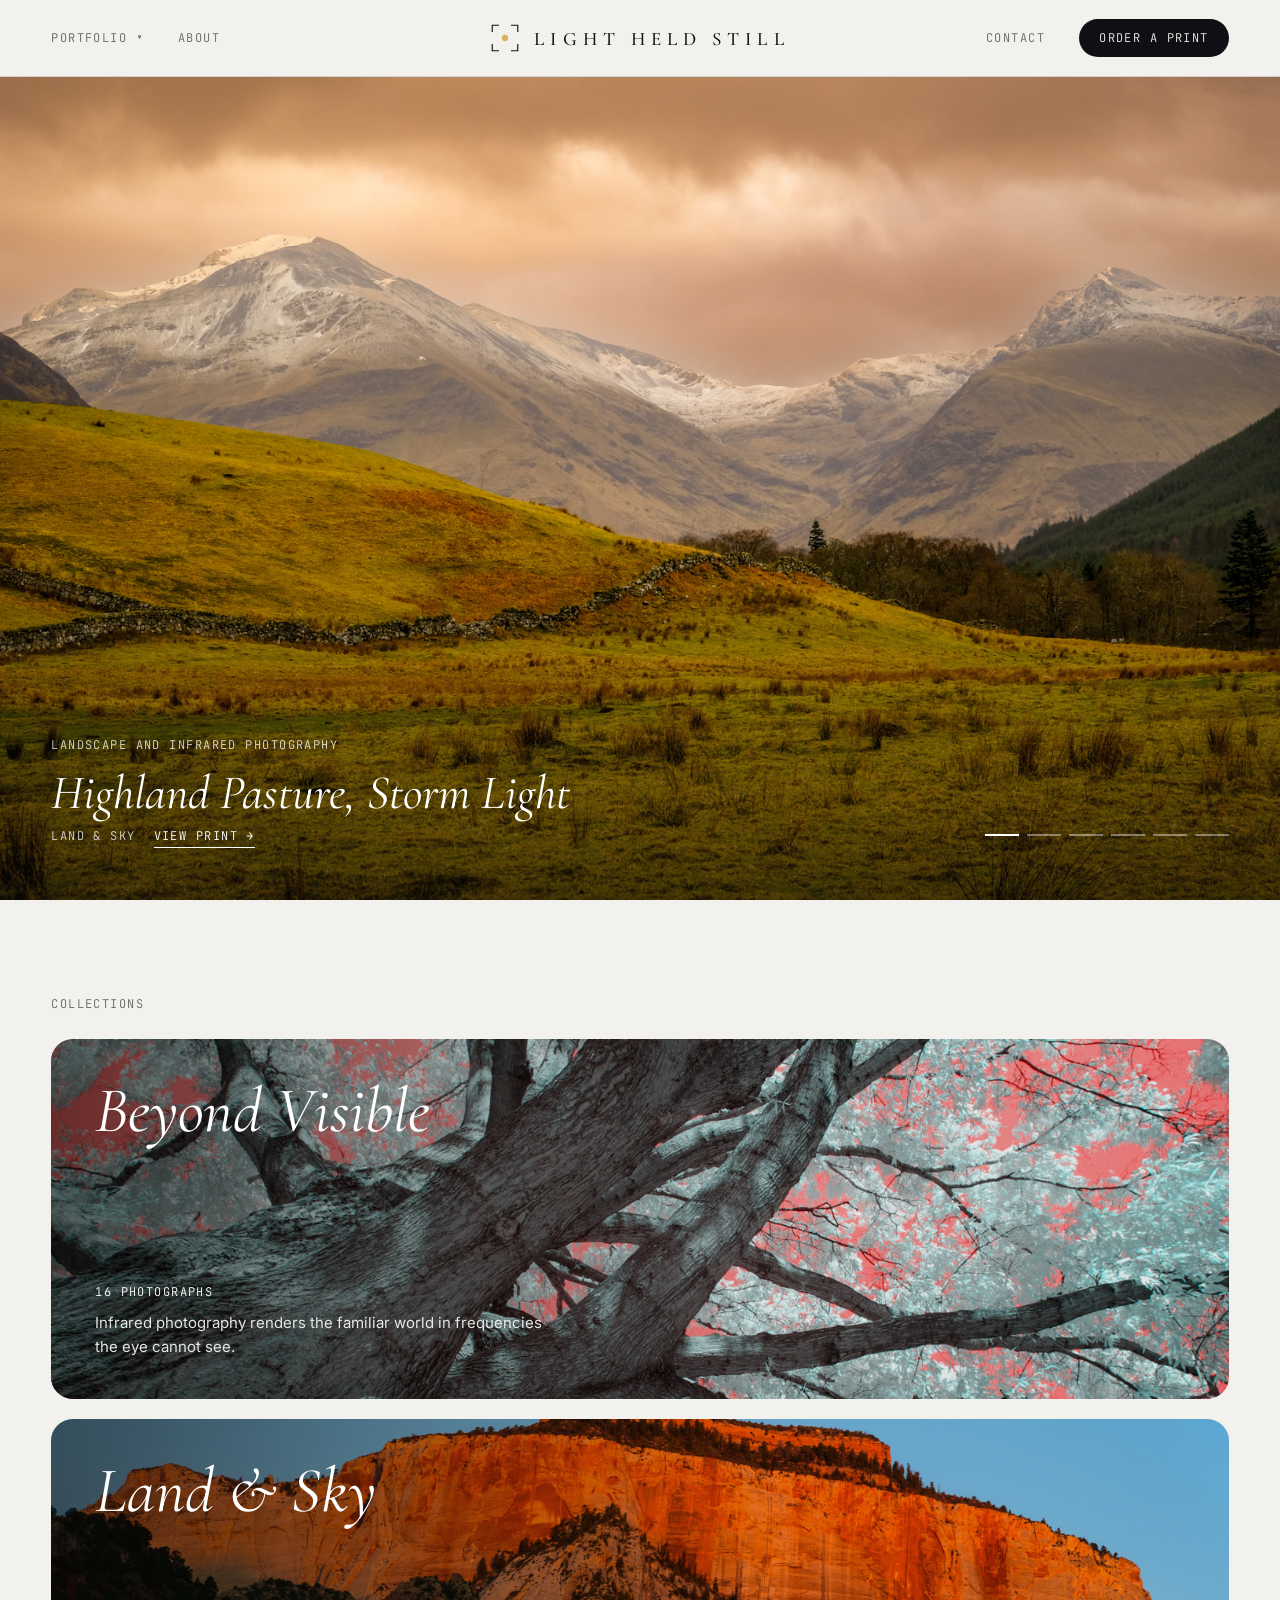
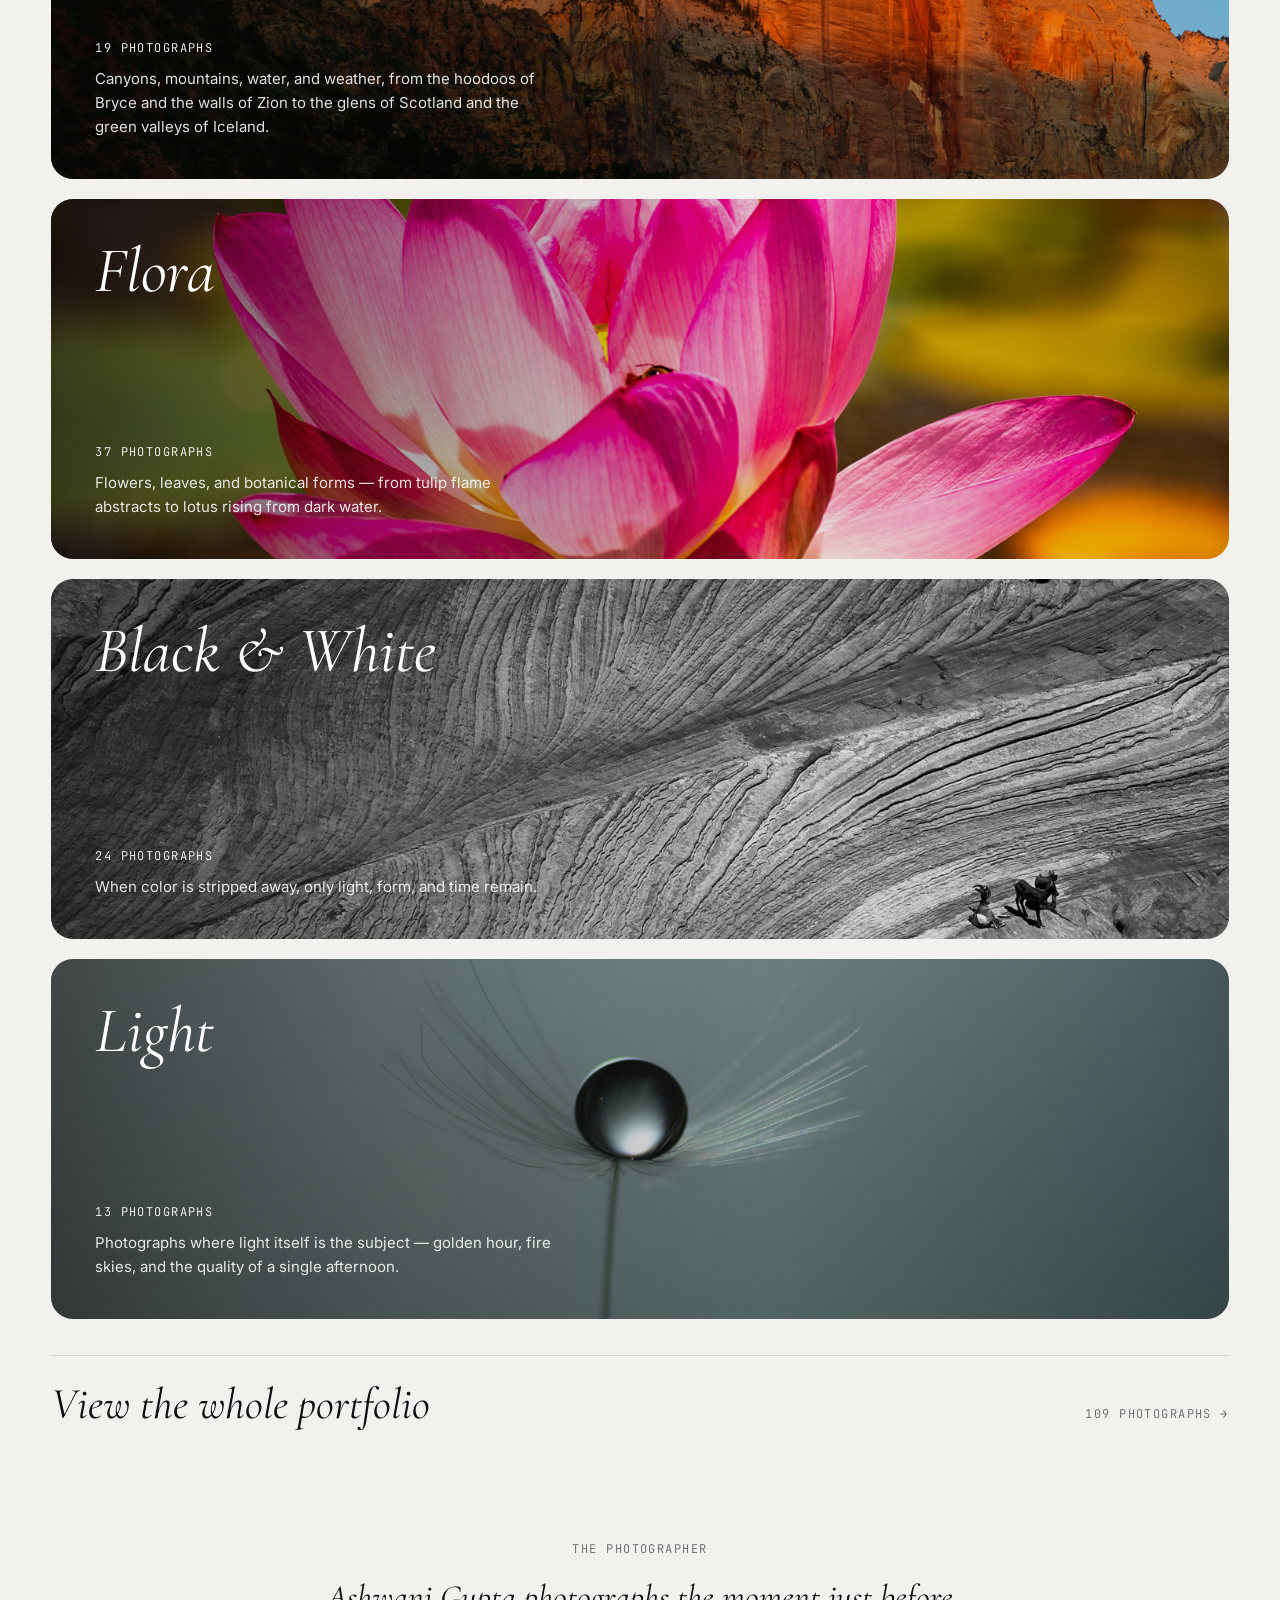
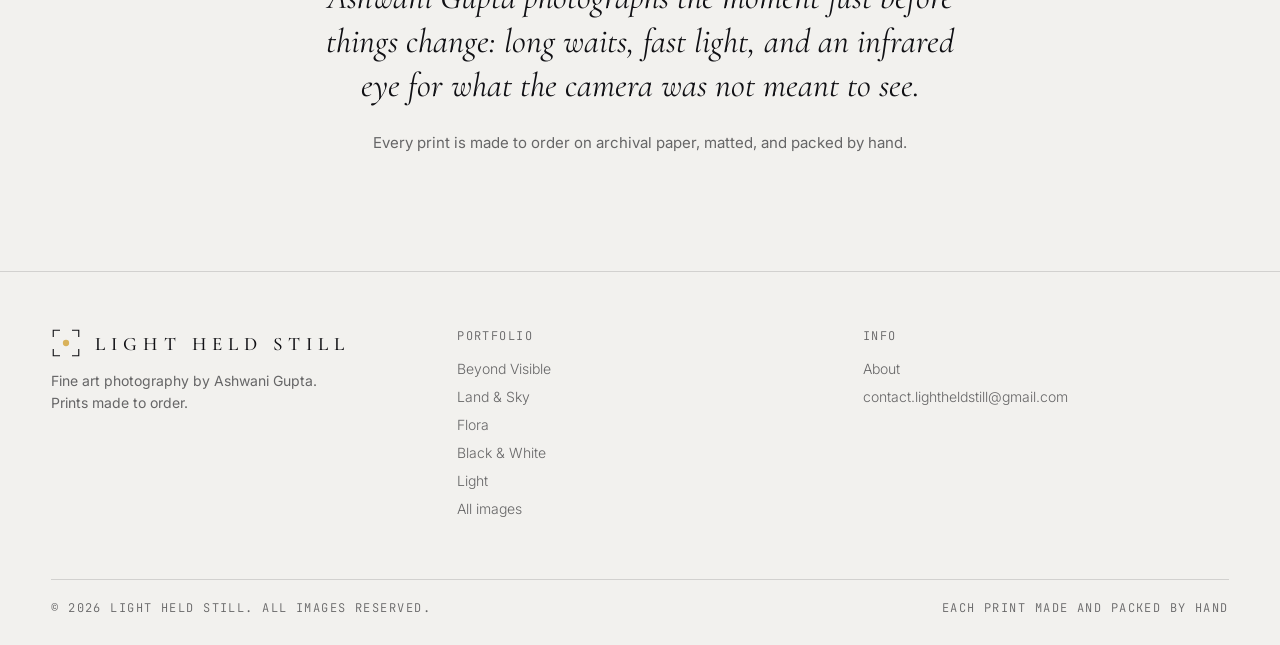
<file: index.html>
<!DOCTYPE html>
<html lang="en">
<head>
<meta charset="UTF-8">
<meta name="viewport" content="width=device-width, initial-scale=1.0">
<title>Light Held Still — Landscape and Infrared Photography</title>
<meta name="description" content="Landscape and infrared fine art photography by Ashwani Gupta. Prints made to order.">
<meta name="robots" content="noindex, nofollow">
<link rel="icon" type="image/svg+xml" href="images/favicon.svg">
<link rel="stylesheet" href="css/style.css">
</head>
<body>
<header id="site-header"></header>

<section class="hero" id="top" aria-roledescription="carousel" aria-label="Featured photographs">
  <div id="slides"></div>
  <div class="hero-cap">
    <div class="mono hero-tag">Landscape and infrared photography</div>
    <div class="hero-title" id="h-title"></div>
    <div class="mono hero-sub"><span id="h-coll"></span><a id="h-link" href="#">View print →</a></div>
  </div>
  <div class="ticks" id="ticks"></div>
</section>

<section class="sec" id="collections" style="padding-top:clamp(64px,8vw,96px)">
  <div class="mono dim">Collections</div>
  <div class="bands" id="bands"></div>
  <a class="allrow" href="collection.html?c=all"><span class="allrow-t">View the whole portfolio</span><span class="mono dim" id="all-n"></span></a>
</section>

<section class="artist" id="about">
  <div class="mono dim">The photographer</div>
  <p class="artist-l">Ashwani Gupta photographs the moment just before things change: long waits, fast light, and an infrared eye for what the camera was not meant to see.</p>
  <p class="artist-s">Every print is made to order on archival paper, matted, and packed by hand.</p>
</section>
<footer id="site-footer"></footer>
<script src="js/catalog.js"></script>
<script>
siteChrome('home');
document.getElementById('bands').innerHTML = COLLECTION_ORDER.map(bandHTML).join('');
document.getElementById('all-n').textContent = CATALOG.length + ' photographs →';

const slides = SELECTED.map(byId);
const box = document.getElementById('slides'), ticks = document.getElementById('ticks');
box.innerHTML = slides.map((p,i)=>`<div class="slide${i===0?' on':''}"><img src="${imgPath(p.id,'full')}" alt="${esc(p.title)}" ${i===0?'':'loading="lazy"'}></div>`).join('');
ticks.innerHTML = slides.map((p,i)=>`<button aria-label="Show photograph ${i+1}"${i===0?' class="on"':''}></button>`).join('');
let cur = 0, timer = null;
function show(i){
  cur = (i+slides.length)%slides.length;
  box.querySelectorAll('.slide').forEach((el,k)=>el.classList.toggle('on',k===cur));
  ticks.querySelectorAll('button').forEach((el,k)=>el.classList.toggle('on',k===cur));
  const p = slides[cur];
  document.getElementById('h-title').textContent = p.title;
  document.getElementById('h-coll').textContent = COLLECTIONS[p.collection].name;
  document.getElementById('h-link').href = `photo.html?id=${p.id}&c=selected`;
}
ticks.querySelectorAll('button').forEach((b,i)=>b.addEventListener('click',()=>{show(i);start();}));
function start(){
  clearInterval(timer);
  if (window.matchMedia('(prefers-reduced-motion: reduce)').matches) return;
  timer = setInterval(()=>{ if(!document.hidden) show(cur+1); }, 6500);
}
show(0); start();

</script>
</body>
</html>
</file>
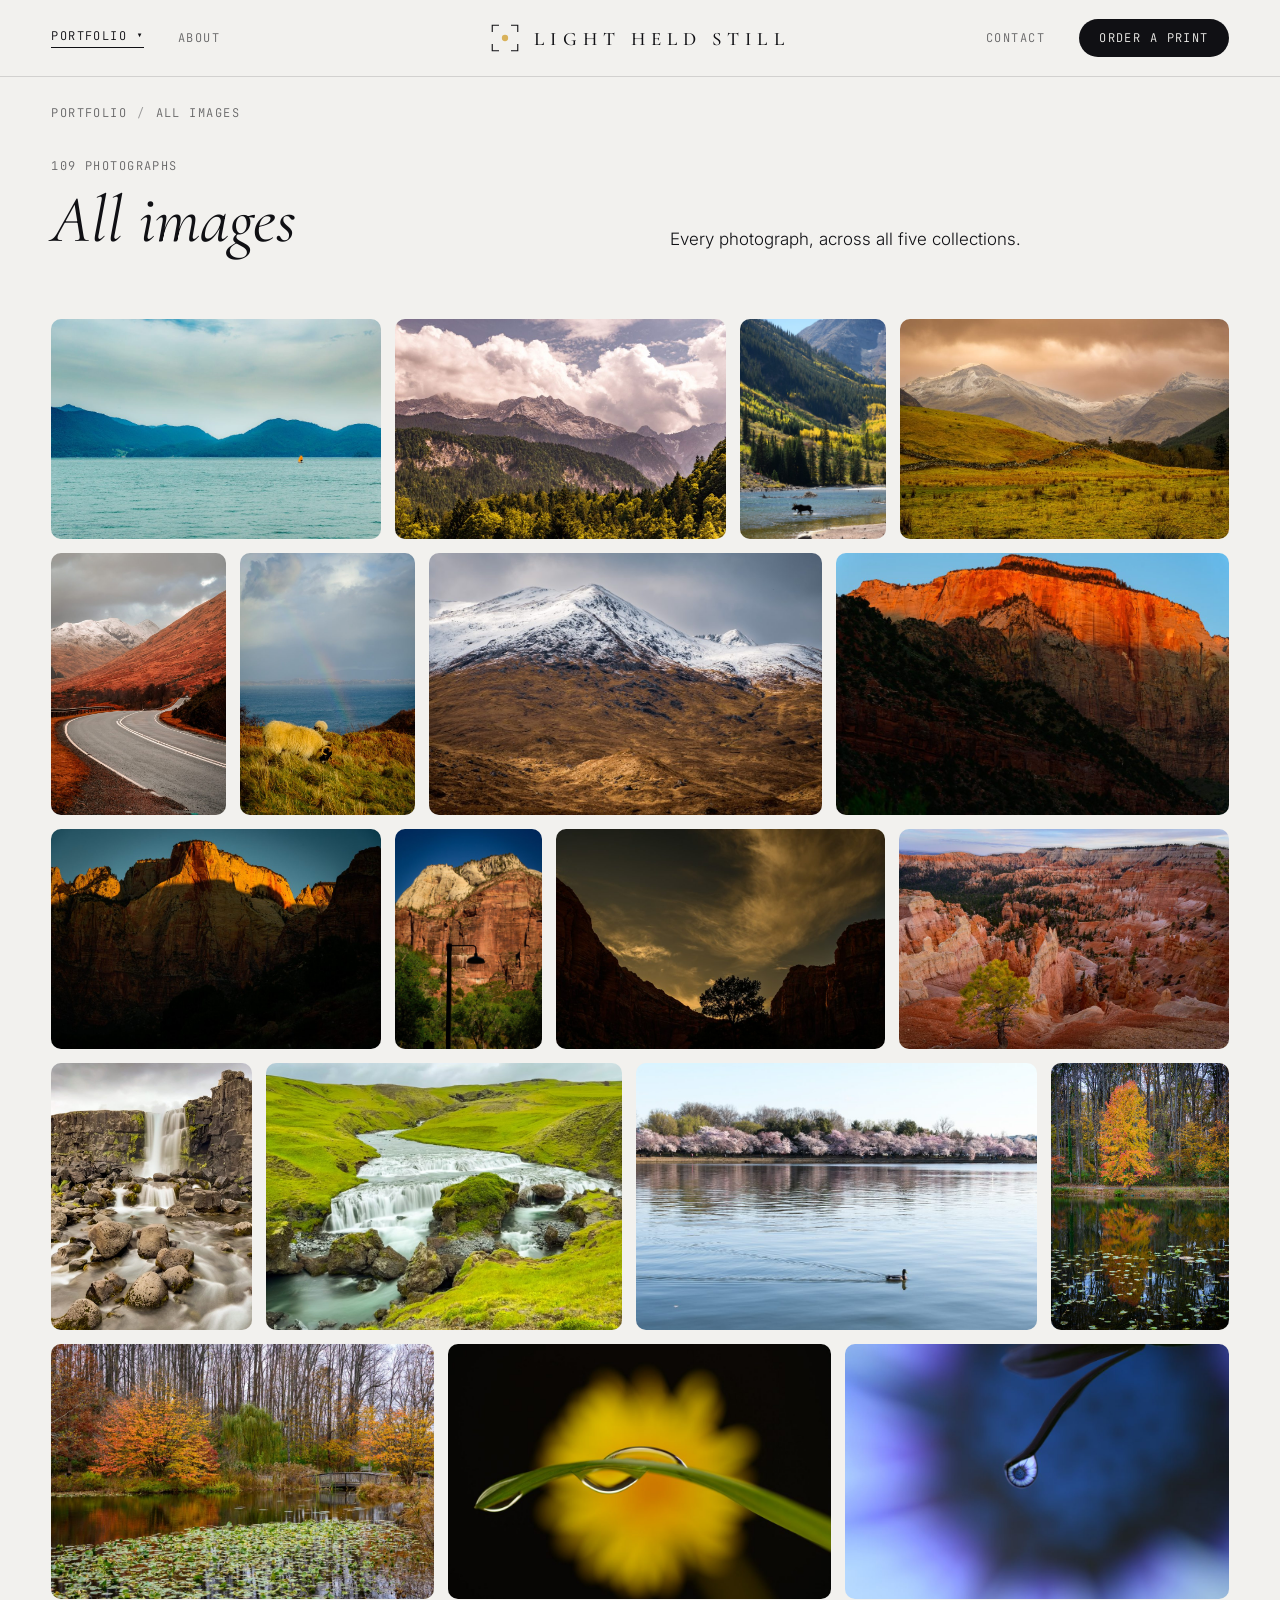
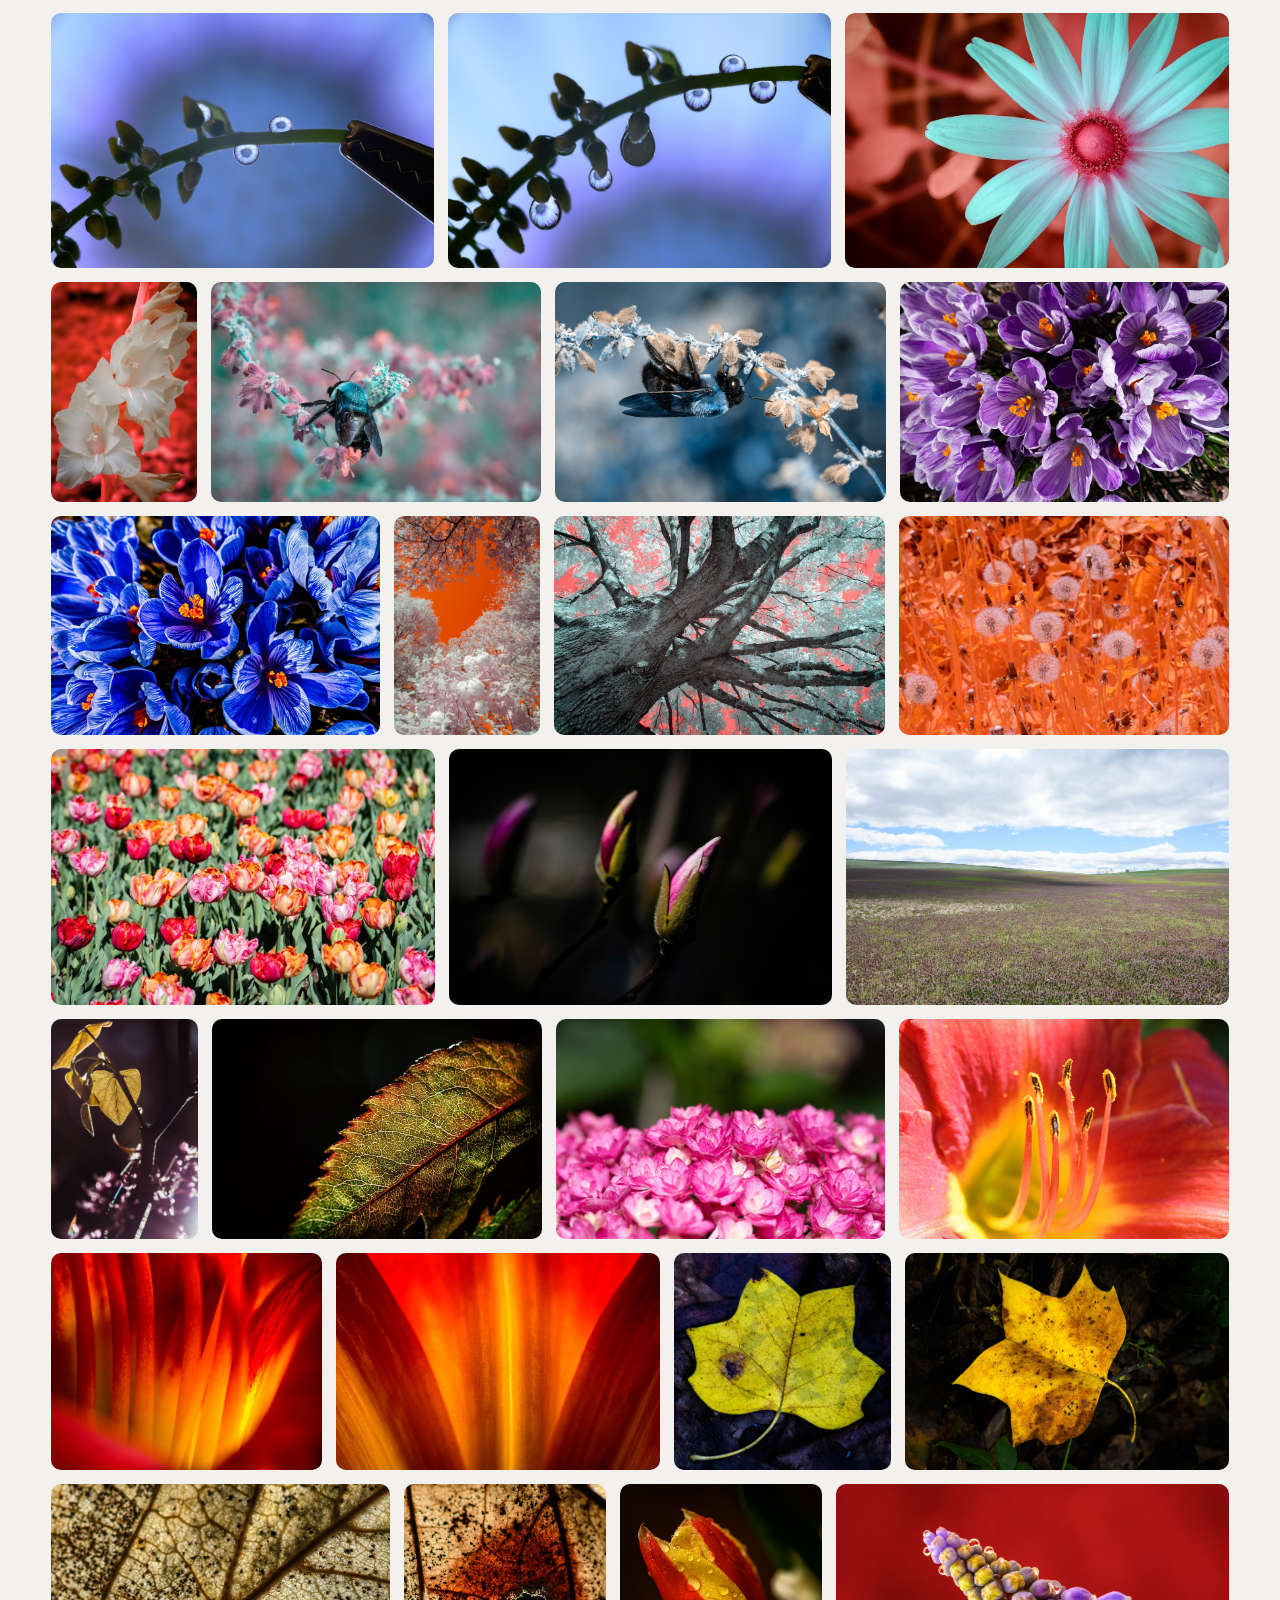
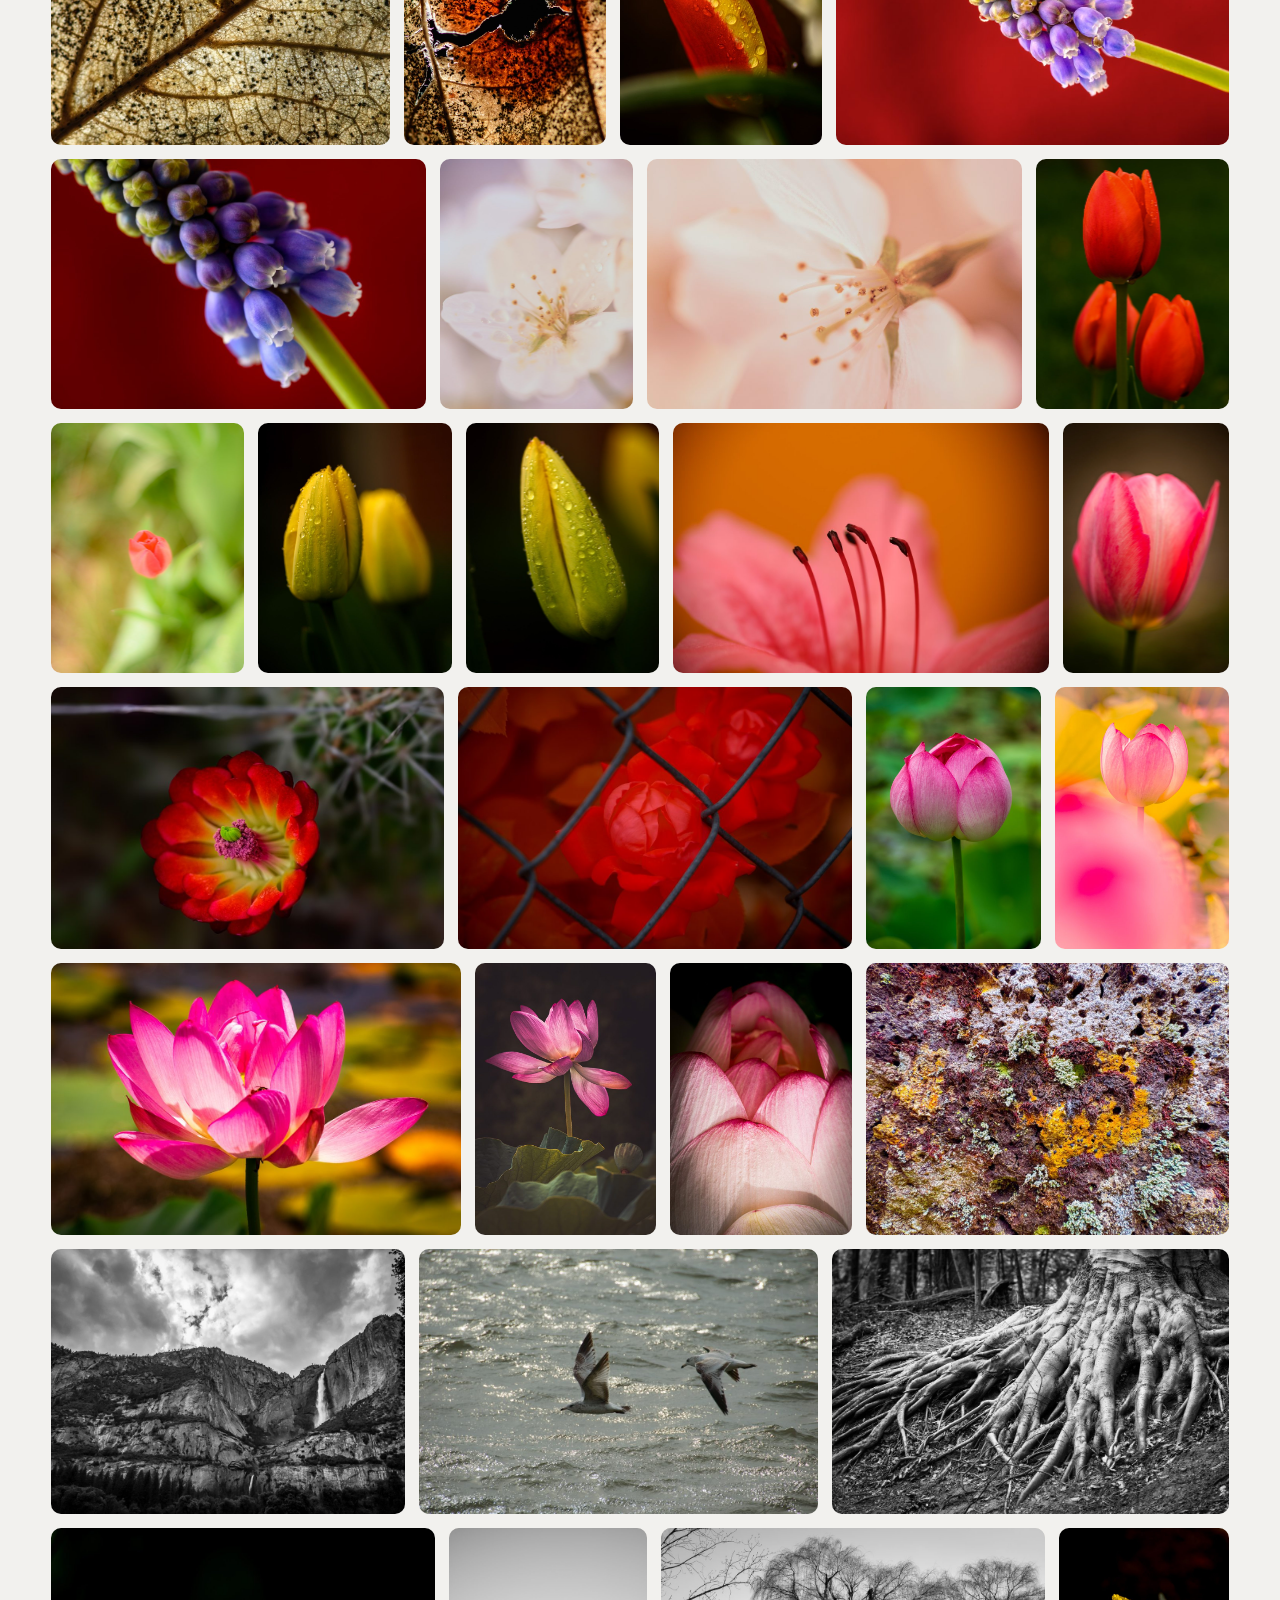
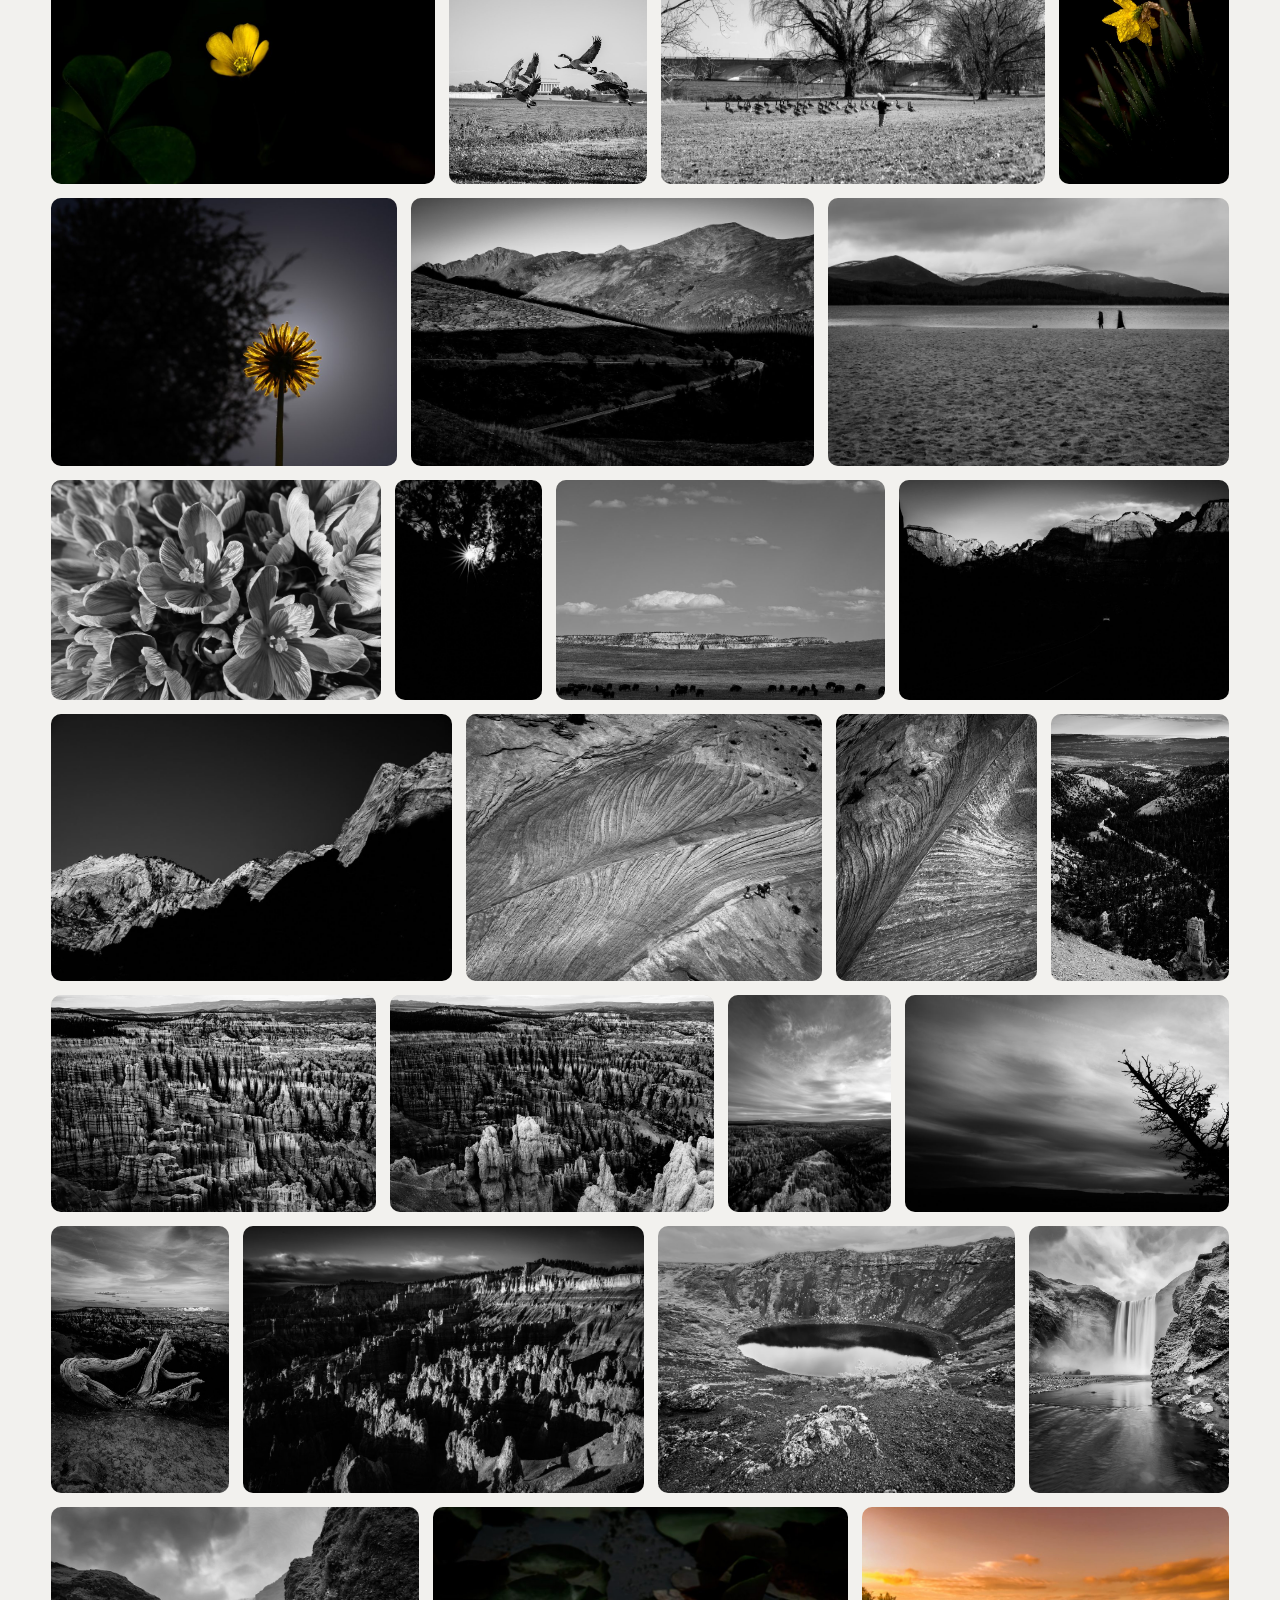
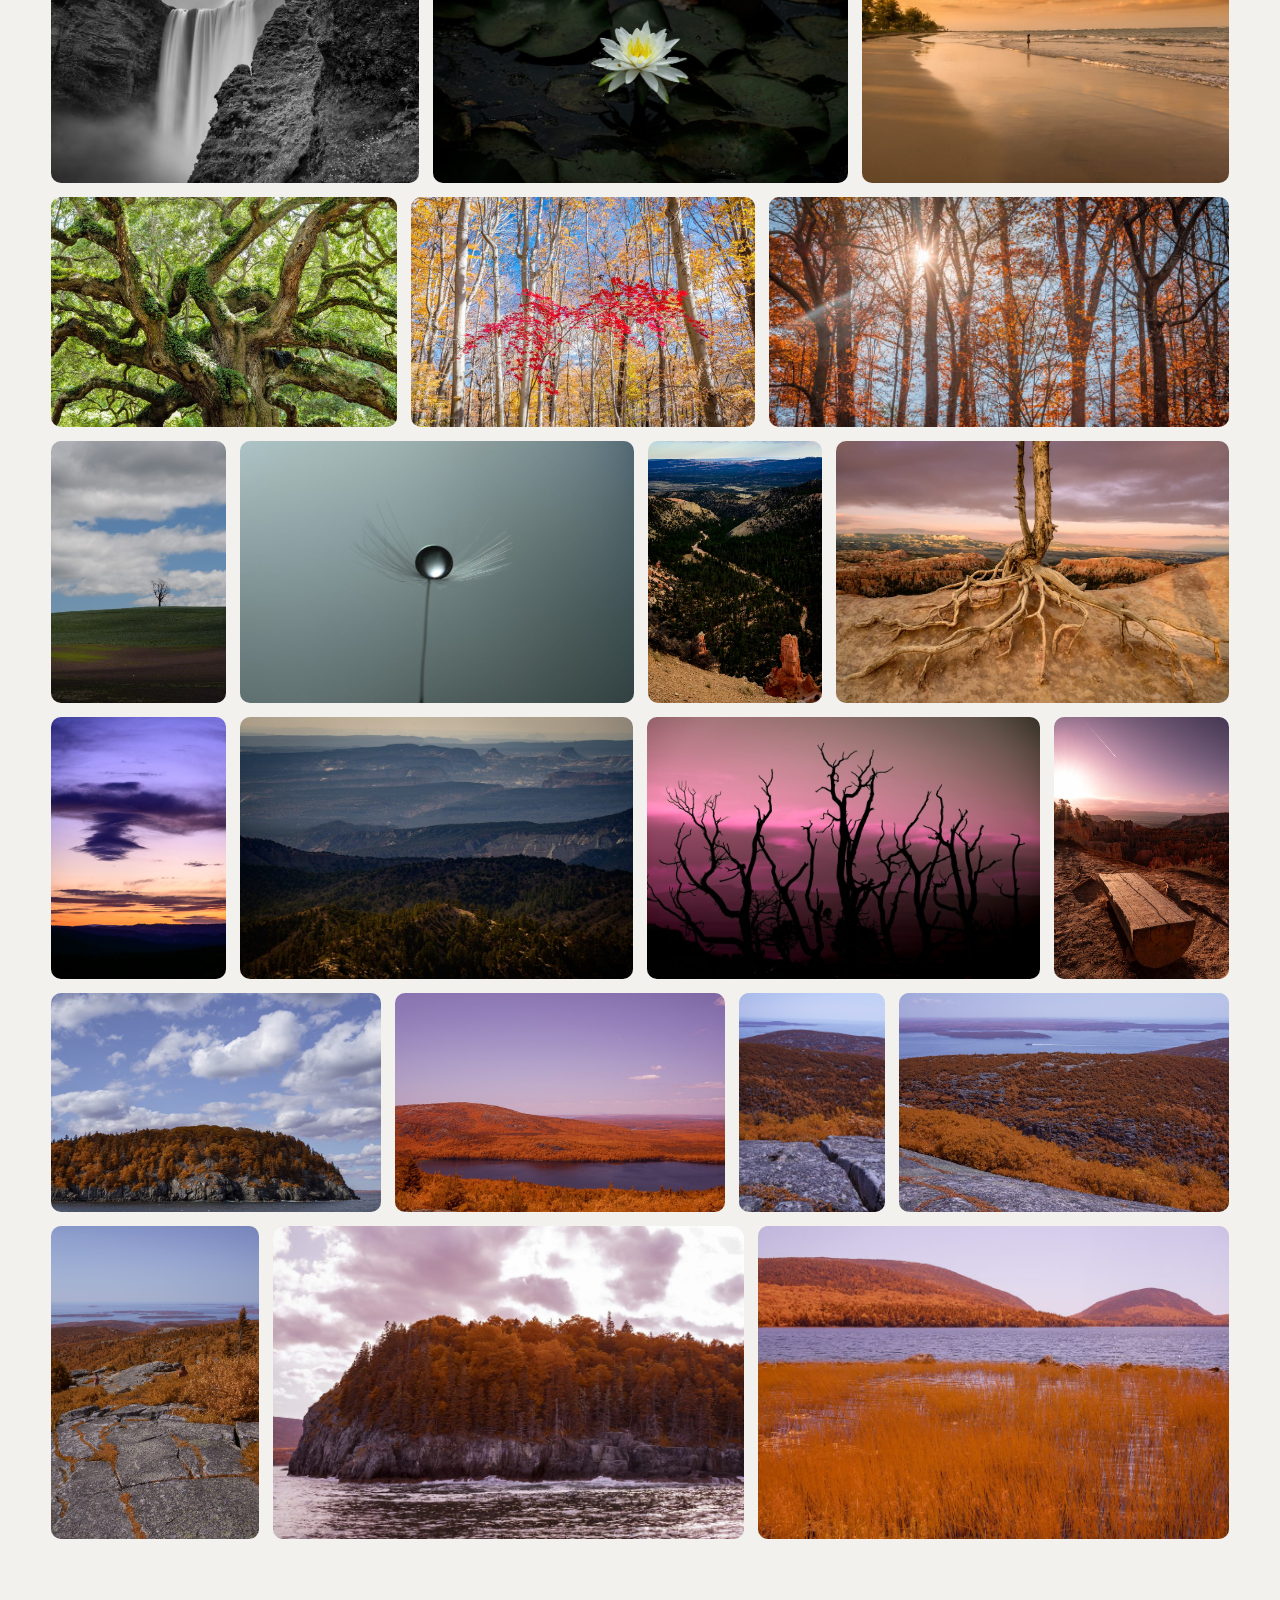
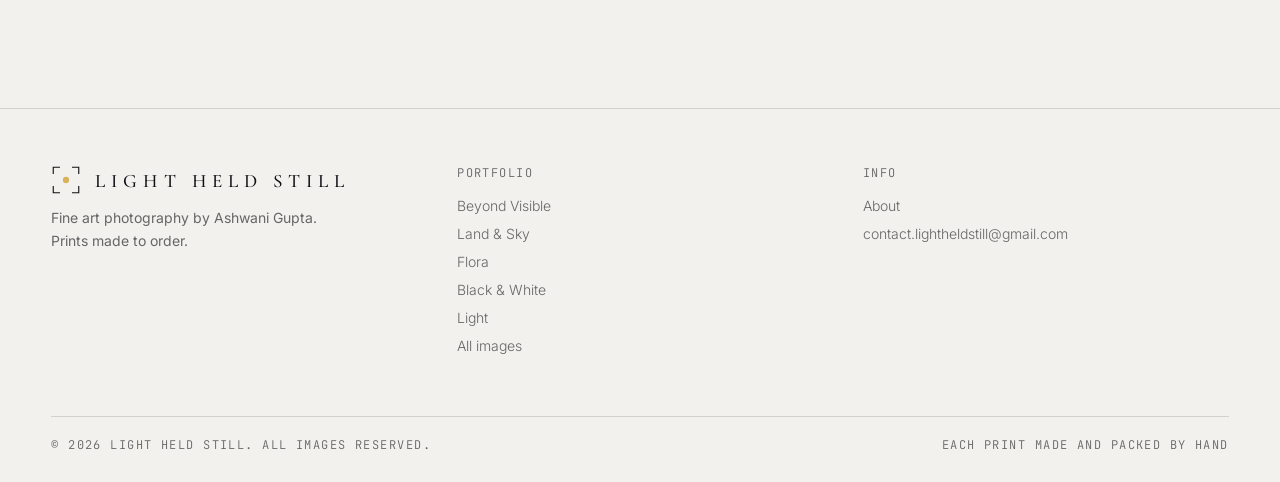
<file: collection.html>
<!DOCTYPE html>
<html lang="en">
<head>
<meta charset="UTF-8">
<meta name="viewport" content="width=device-width, initial-scale=1.0">
<title>Collection — Light Held Still</title>
<meta name="description" content="Photographs from Light Held Still.">
<meta name="robots" content="noindex, nofollow">
<link rel="icon" type="image/svg+xml" href="images/favicon.svg">
<link rel="stylesheet" href="css/style.css">
</head>
<body>
<header id="site-header"></header>

<main class="cp">
  <div class="crumbs mono"><a class="textlink" href="portfolio.html">Portfolio</a><span>/</span><span id="crumb" style="color:var(--dim)"></span></div>
  <div class="cp-top">
    <div><div class="mono dim" id="count"></div><h1 class="page-title" id="title"></h1></div>
    <p id="desc"></p>
  </div>
  <div id="body"></div>
</main>
<footer id="site-footer"></footer>
<script src="js/catalog.js"></script>
<script src="js/lightbox.js"></script>
<script>
siteChrome('portfolio');
const key=new URLSearchParams(location.search).get('c')||'all';
const c=COLLECTIONS[key];
const items=c?byCollection(key):CATALOG;
const name=c?c.name:'All images';
const lk=c?key:'all';
document.title=name+' — Light Held Still';
document.getElementById('crumb').textContent=name;
document.getElementById('title').textContent=name;
document.getElementById('desc').textContent=c?c.desc:'Every photograph, across all five collections.';
const body=document.getElementById('body');
const href=id=>`photo.html?id=${id}&c=${lk}`;
const fig=(p,w,h)=>`<a class="cp-fig" style="width:${w}px;height:${h}px" href="${href(p.id)}"><div class="cp-ph"><img src="${imgPath(p.id,'mid')}" alt="${esc(p.title)}" loading="lazy"><div class="lab">${esc(p.title)}</div></div></a>`;
const asp={};
function justify(el,list){
  const W=el.clientWidth, GAP=14, T=W<700?200:290; let rows=[],cur=[],s=0;
  list.forEach(p=>{const a=asp[p.id]||1.5;cur.push([p,a]);s+=a;if(s*T+GAP*(cur.length-1)>=W){rows.push(cur);cur=[];s=0}});
  if(cur.length)rows.push(cur);
  const L=rows.length; if(L>1&&rows[L-1].length===1&&rows[L-2].length>=3){rows[L-1].unshift(rows[L-2].pop())}
  el.innerHTML=rows.map((r,ri)=>{const sa=r.reduce((q,x)=>q+x[1],0), fill=(W-GAP*(r.length-1))/sa;
    const h=(ri<rows.length-1||fill<=T*1.7)?fill:T;
    return `<div class="cp-jr" style="height:${h}px">${r.map(([p,a])=>fig(p,a*h,h)).join('')}</div>`}).join('');
}
const groups=[]; // [element, list]
if(c && c.chapters){
  document.getElementById('count').textContent=items.length+' photographs · '+c.chapters.length+' '+(c.unit||'chapters');
  const jump=`<nav class="cp-jump mono">${c.chapters.map((h,i)=>`<a href="#ch${i+1}">${String(i+1).padStart(2,'0')} ${esc(h.name)}</a>`).join('')}</nav>`;
  body.innerHTML=jump+c.chapters.map((h,i)=>`<section class="cp-ch" id="ch${i+1}"><div class="cp-rail"><div class="mono dim">Chapter ${String(i+1).padStart(2,'0')}</div><h2>${esc(h.name)}</h2><p>${esc(h.note)}</p><div class="mono dim cnt">${h.ids.length} photograph${h.ids.length>1?'s':''}</div></div><div class="cp-photos" id="g${i}"></div></section>`).join('')
    +`<div class="cp-end"><div class="mono dim" style="margin-bottom:16px">Every photograph is a print you can order</div><a class="btn-o mono" href="portfolio.html">Browse all collections →</a></div>`;
  c.chapters.forEach((h,i)=>groups.push([document.getElementById('g'+i),h.ids.map(byId)]));
}else{
  document.getElementById('count').textContent=items.length+' photographs';
  body.innerHTML='<div class="cp-rows" id="g0"></div>';
  groups.push([document.getElementById('g0'),items]);
}
const layoutAll=()=>groups.forEach(([el,l])=>justify(el,l));
let left=items.length;
items.forEach(p=>{const im=new Image();im.onload=()=>{asp[p.id]=im.naturalWidth/im.naturalHeight;if(--left===0)layoutAll()};im.onerror=()=>{if(--left===0)layoutAll()};im.src=imgPath(p.id,'mid')});
let rt;addEventListener('resize',()=>{clearTimeout(rt);rt=setTimeout(layoutAll,150)});
initLightbox(items,lk);
</script>
</body>
</html>
</file>
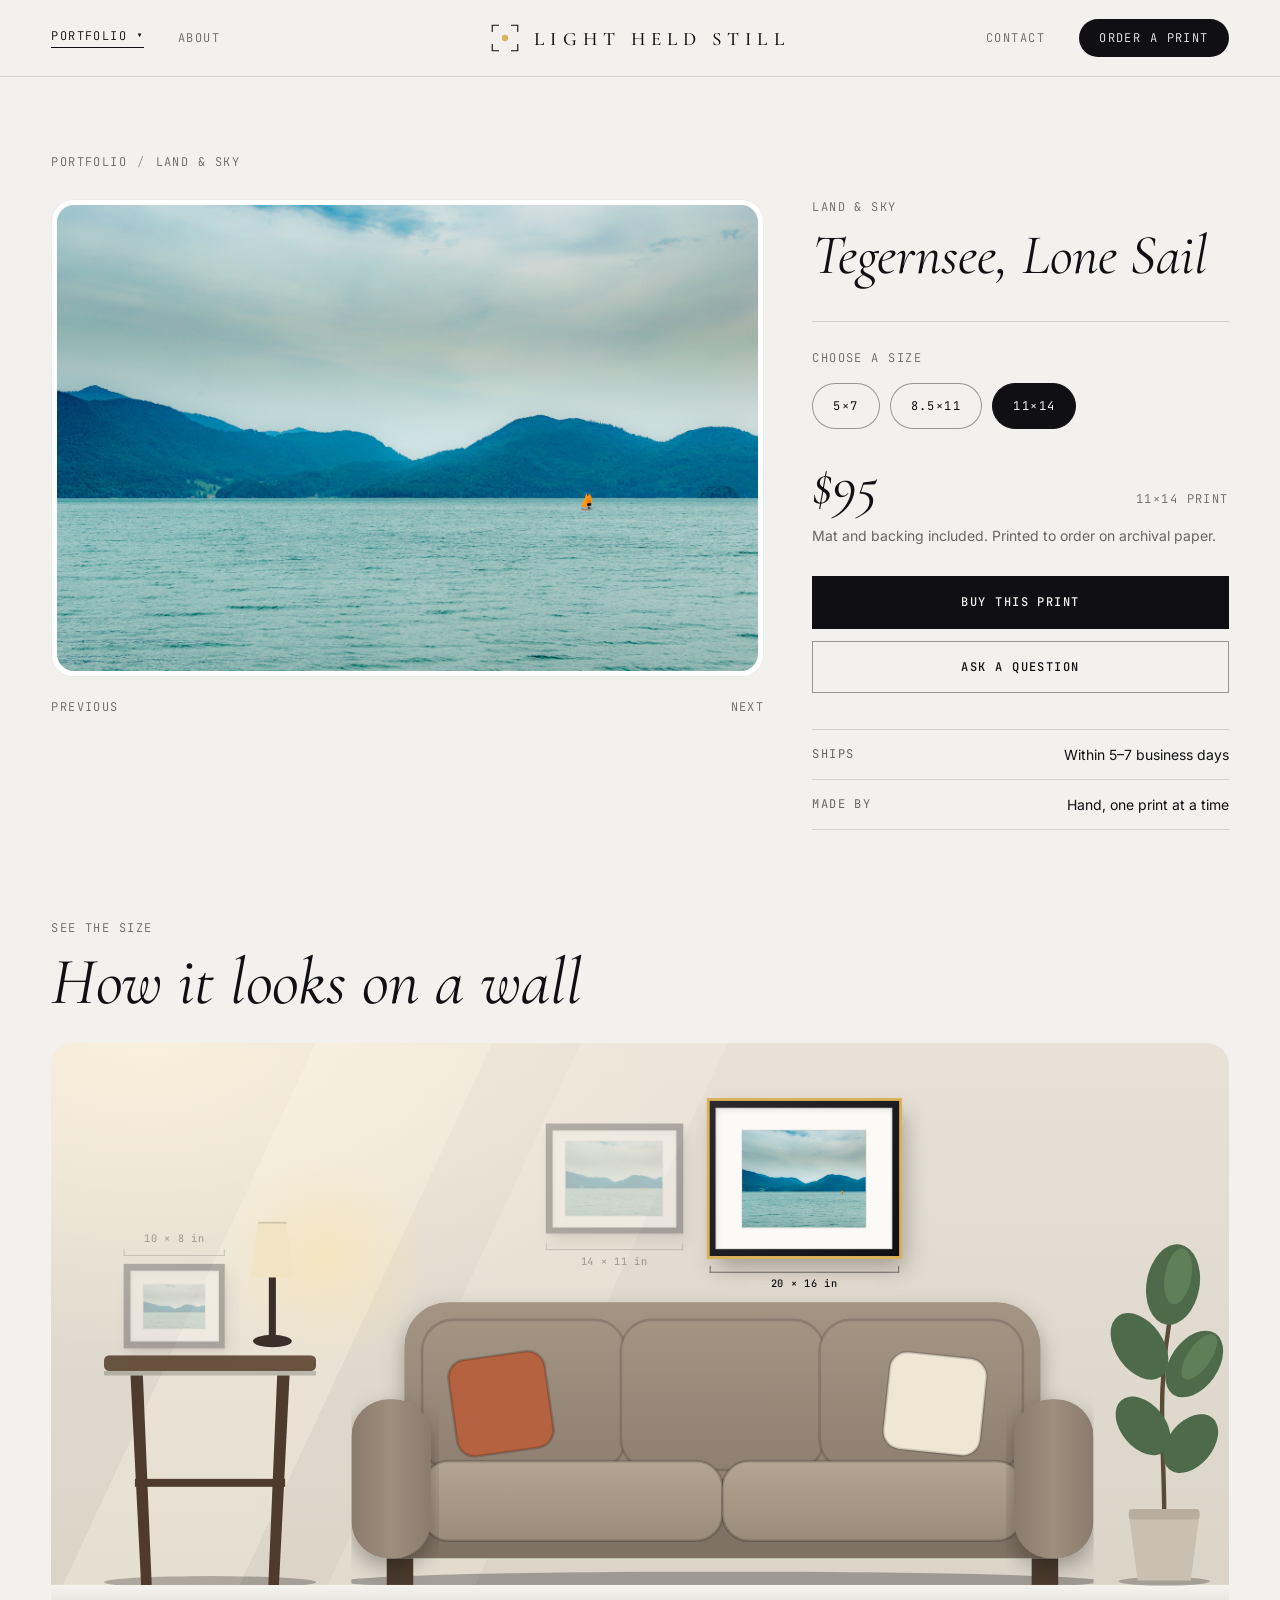
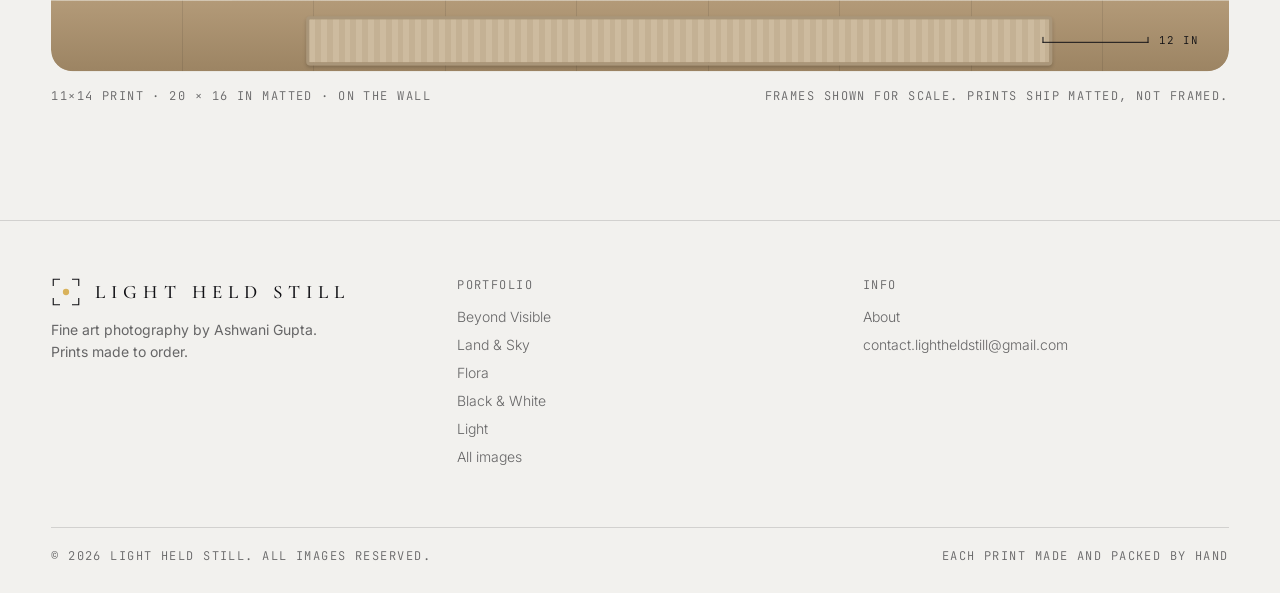
<file: photo.html>
<!DOCTYPE html>
<html lang="en">
<head>
<meta charset="UTF-8">
<meta name="viewport" content="width=device-width, initial-scale=1.0">
<title>Photograph — Light Held Still</title>
<meta name="description" content="Fine art print from Light Held Still.">
<meta name="robots" content="noindex, nofollow">
<link rel="icon" type="image/svg+xml" href="images/favicon.svg">
<link rel="stylesheet" href="css/style.css">
</head>
<body>
<header id="site-header"></header>

<main class="sec" style="padding-bottom:0">
  <div class="crumbs mono"><a class="textlink" href="portfolio.html">Portfolio</a><span>/</span><a class="textlink" id="crumb-c" href="portfolio.html"></a></div>
  <div class="pgrid">
    <div class="pmain">
      <div class="frame lg"><div class="frame-in"><img id="big" src="" alt=""></div></div>
      <div class="pnav mono"><a class="textlink" id="prev" href="#">Previous</a><a class="textlink" id="next" href="#">Next</a></div>
    </div>
    <div class="pside">
      <div class="mono dim" id="pcoll"></div>
      <h1 class="ptitle" id="ptitle"></h1>
      <div class="buy">
        <div class="mono dim">Choose a size</div>
        <div class="sizes" id="sizes"></div>
        <div class="price-row"><span class="price" id="price"></span><span class="mono dim" id="sizelabel"></span></div>
        <p class="buy-note">Mat and backing included. Printed to order on archival paper.</p>
      </div>
      <div class="pbtns">
        <a class="btn-solid mono" id="buy" href="#" target="_blank" rel="noopener">Buy this print</a>
        <a class="btn-line mono" id="ask" href="#">Ask a question</a>
      </div>
      <div class="facts">
        <div><span class="mono dim">Ships</span><span>Within 5–7 business days</span></div>
        <div><span class="mono dim">Made by</span><span>Hand, one print at a time</span></div>
      </div>
    </div>
  </div>
</main>
<section class="sec room-h">
  <div class="mono dim">See the size</div>
  <h2 class="page-title" style="margin-top:12px">How it looks on a wall</h2>
  <div class="room-wrap" id="roomwrap" style="margin-top:28px">
    <div class="room" id="room"><div class="light"></div><div class="base"></div><div class="floor"></div><div class="rug"></div>
      <div class="abs" id="scene" style="left:0;bottom:88px;width:1200px;height:520px"></div>
      <div class="abs" style="right:30px;bottom:24px;display:flex;align-items:center;gap:10px"><div style="width:108px;height:6px;border-left:1.5px solid #101014;border-right:1.5px solid #101014;border-bottom:1.5px solid #101014"></div><span class="mono" style="font-size:11px">12 in</span></div>
    </div>
  </div>
  <div class="room-cap mono dim"><span id="roomcap"></span><span>Frames shown for scale. Prints ship matted, not framed.</span></div>
</section>
<footer id="site-footer"></footer>
<script src="js/catalog.js"></script>
<script src="js/room.js"></script>
<script>
siteChrome('portfolio');
const q=new URLSearchParams(location.search);
const p=byId(q.get('id'))||CATALOG[0];
let listKey=q.get('c')||p.collection;
let list = listKey==='all'?CATALOG : listKey==='selected'?SELECTED.map(byId) : byCollection(listKey);
if(!list.some(x=>x.id===p.id)){listKey=p.collection;list=byCollection(listKey);}
const cname = COLLECTIONS[listKey]?COLLECTIONS[listKey].name : listKey==='selected'?'Featured':'All images';
const cl = COLLECTIONS[listKey]?`collection.html?c=${listKey}`:(listKey==='selected'?'index.html':'collection.html?c=all');
document.title=p.title+' — Light Held Still';
const big=document.getElementById('big'); big.src=imgPath(p.id,'full'); big.alt=p.title;
document.getElementById('ptitle').textContent=p.title;
document.getElementById('pcoll').textContent=COLLECTIONS[p.collection].name;
const cc=document.getElementById('crumb-c'); cc.textContent=cname; cc.href=cl;
const i=list.findIndex(x=>x.id===p.id), n=list.length;
const pv=list[(i-1+n)%n], nx=list[(i+1)%n];
document.getElementById('prev').href=`photo.html?id=${pv.id}&c=${listKey}`;
document.getElementById('next').href=`photo.html?id=${nx.id}&c=${listKey}`;
let sel=SIZES.length-1, aspect=0;
const probe=new Image(); probe.onload=()=>{aspect=probe.naturalWidth/probe.naturalHeight; paint();}; probe.src=imgPath(p.id,'mid');
function paint(){
  const s=SIZES[sel];
  document.getElementById('sizes').innerHTML=SIZES.map((z,k)=>`<button class="size mono ${k===sel?'on':''}" aria-pressed="${k===sel}" data-k="${k}">${z.label}</button>`).join('');
  document.querySelectorAll('.size').forEach(b=>b.onclick=()=>{sel=+b.dataset.k;paint();});
  document.getElementById('price').textContent='$'+s.price;
  document.getElementById('sizelabel').textContent=s.label+' print';
  document.getElementById('buy').href = PAY_LINKS[s.label] || `https://paypal.me/ashwaniguptabusiness/${s.price}USD`;
  document.getElementById('ask').href=`mailto:${CONTACT_EMAIL}?subject=${encodeURIComponent(p.title+' ('+s.label+')')}`;
  renderRoom(s.label, imgPath(p.id,'mid'), aspect);
}
paint();
document.addEventListener('keydown',e=>{if(e.key==='ArrowRight')location.href=document.getElementById('next').href;if(e.key==='ArrowLeft')location.href=document.getElementById('prev').href;});

</script>
</body>
</html>
</file>
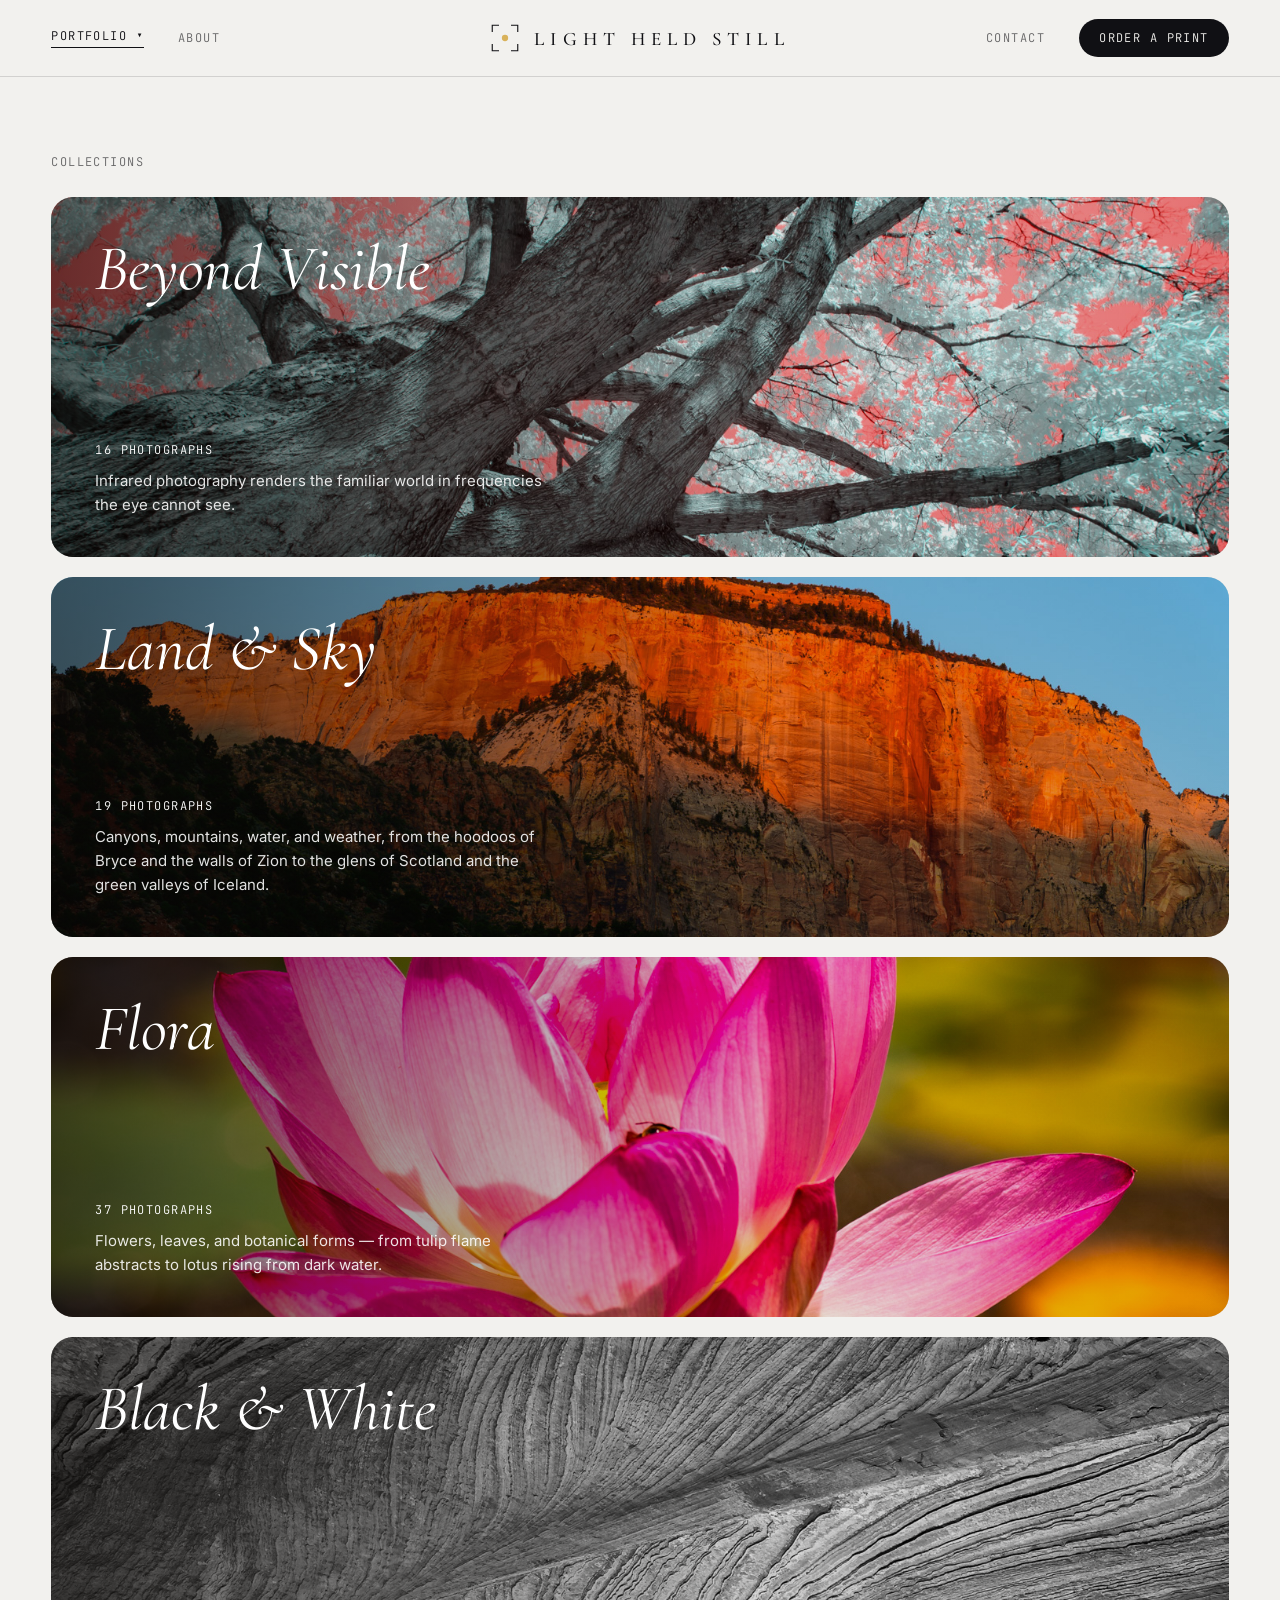
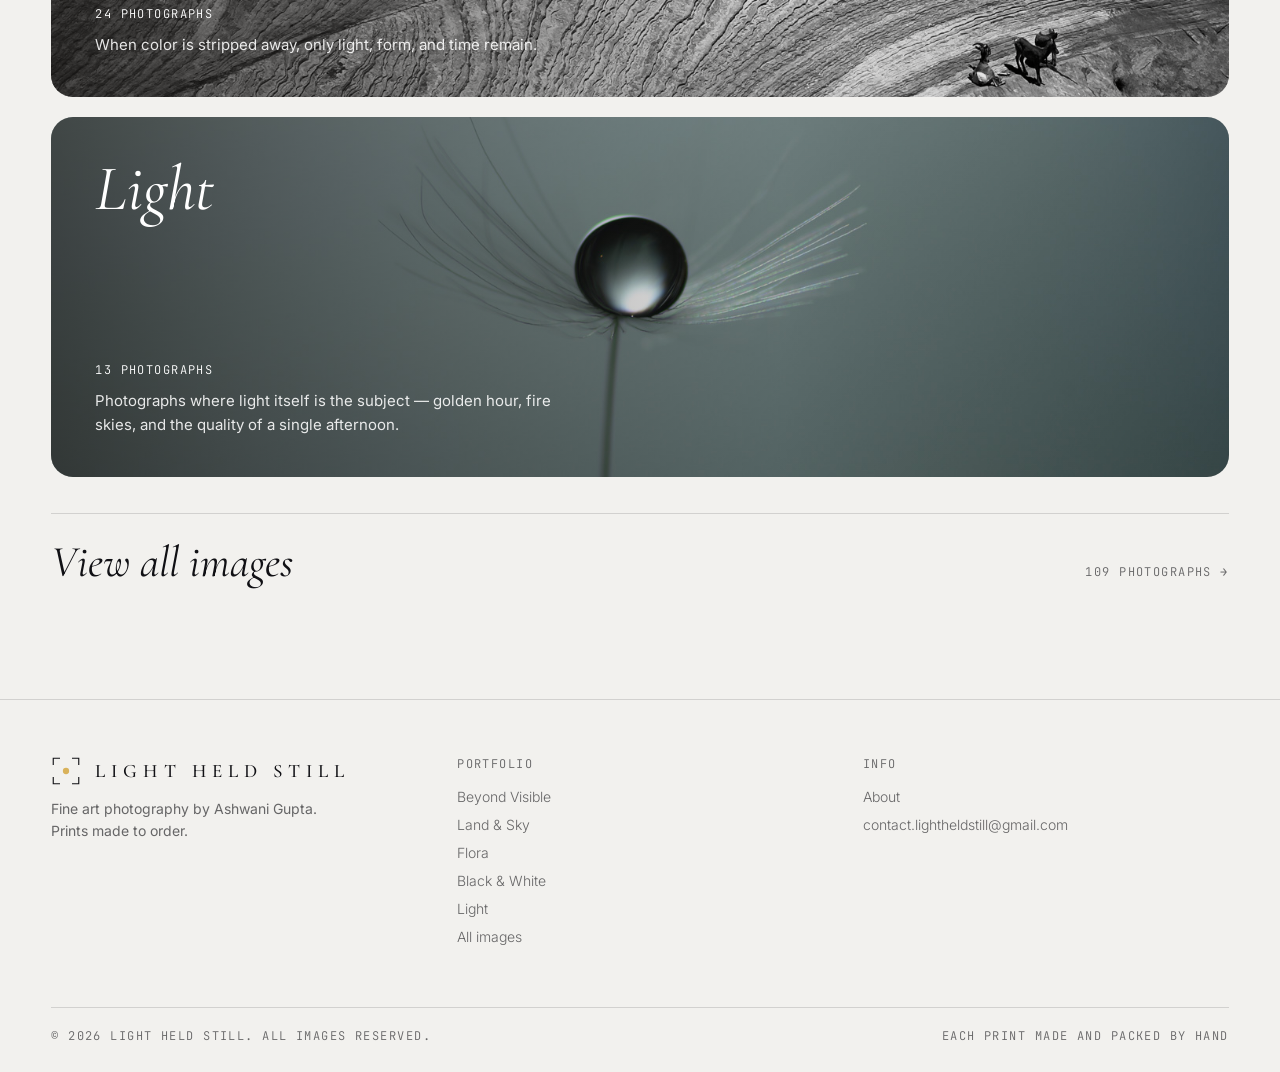
<file: portfolio.html>
<!DOCTYPE html>
<html lang="en">
<head>
<meta charset="UTF-8">
<meta name="viewport" content="width=device-width, initial-scale=1.0">
<title>Portfolio — Light Held Still</title>
<meta name="description" content="All collections by Light Held Still.">
<meta name="robots" content="noindex, nofollow">
<link rel="icon" type="image/svg+xml" href="images/favicon.svg">
<link rel="stylesheet" href="css/style.css">
</head>
<body>
<header id="site-header"></header>

<section class="sec">
  <div class="mono dim">Collections</div>
  <div class="bands" id="bands"></div>
  <a class="allrow" href="collection.html?c=all"><span class="allrow-t">View all images</span><span class="mono dim" id="all-n"></span></a>
</section>
<footer id="site-footer"></footer>
<script src="js/catalog.js"></script>
<script>
siteChrome('portfolio');
document.getElementById('bands').innerHTML = COLLECTION_ORDER.map(bandHTML).join('');
document.getElementById('all-n').textContent = CATALOG.length + ' photographs →';

</script>
</body>
</html>
</file>
<file: css/style.css>
@import url('https://fonts.googleapis.com/css2?family=Cormorant+Garamond:ital,wght@0,400;1,400;1,500&family=Inter:wght@300;400;500&family=JetBrains+Mono:wght@400;500&display=swap');
:root{--bg:#f2f1ee;--ink:#101014;--dim:rgba(16,16,20,.62);--rule:rgba(16,16,20,.14);--edge:rgba(16,16,20,.4);--gold:#e8c878;--pad:clamp(20px,4vw,56px)}
*{box-sizing:border-box}
html{scroll-behavior:smooth}
body{margin:0;background:var(--bg);color:var(--ink);font-family:'Inter',system-ui,sans-serif;font-weight:300;-webkit-font-smoothing:antialiased}
a{color:inherit;text-decoration:none}
img{max-width:100%}
.mono{font-family:'JetBrains Mono',ui-monospace,Menlo,monospace;text-transform:uppercase;letter-spacing:.12em;font-size:12px;line-height:1.4}
.serif{font-family:'Cormorant Garamond',Georgia,serif;font-style:italic;font-weight:400}
.dim{color:var(--dim)}

/* ribbon */
#site-header{background:var(--bg);border-bottom:1px solid var(--rule);position:relative;z-index:20}
.rib{display:grid;grid-template-columns:1fr auto 1fr;align-items:center;gap:20px;min-height:76px;padding:0 var(--pad)}
.rl,.rr{display:flex;align-items:center;gap:34px}.rr{justify-content:flex-end}
.rl a,.rr a{white-space:nowrap;color:var(--dim);transition:color .12s linear;display:inline-block}
.rl a:hover,.rr a:hover{color:var(--ink)}
.rl a.cur{color:var(--ink);border-bottom:1px solid var(--ink);padding-bottom:3px}
.brand{display:flex;align-items:center;gap:14px;color:var(--ink)}
.logo{width:30px;height:30px;flex:none}
.wm{font:500 19px 'Cormorant Garamond',Georgia,serif;letter-spacing:.32em;text-transform:uppercase;white-space:nowrap}
.pill{background:var(--ink);color:var(--bg)!important;padding:11px 20px;border-radius:999px;transition:opacity .15s cubic-bezier(.4,0,.2,1)}
.pill:hover{opacity:.8}
.dd{position:relative}
.dd-menu{display:none;position:absolute;top:100%;left:-14px;min-width:210px;background:var(--bg);border:1px solid var(--rule);padding:6px;margin-top:10px}
.dd-menu a{display:block;padding:10px 12px}
.dd:hover .dd-menu,.dd.open .dd-menu{display:block}
.dd::after{content:"";position:absolute;left:0;right:0;top:100%;height:12px}
@media(max-width:820px){
 .rib{grid-template-columns:1fr 1fr;padding-top:16px;padding-bottom:12px;min-height:0;row-gap:12px}
 .brand{grid-column:1/-1;justify-content:center;order:-1}
 .wm{font-size:16px;letter-spacing:.26em}
 .rl,.rr{gap:14px}
 .rib .mono{font-size:11px;letter-spacing:.1em}
 .pill{padding:9px 14px}
}

/* hero slideshow */
.hero{position:relative;height:calc(100vh - 77px);min-height:480px;max-height:900px;overflow:hidden;background:#3a2c26}
.slide{position:absolute;inset:0;opacity:0;transition:opacity 1.4s ease}
.slide.on{opacity:1}
.slide img{width:100%;height:100%;object-fit:cover;object-position:center 42%}
.hero::after{content:"";position:absolute;left:0;right:0;bottom:0;height:46%;background:linear-gradient(to top,rgba(10,8,6,.62),transparent);pointer-events:none}
.hero-cap{position:absolute;z-index:3;left:var(--pad);bottom:clamp(28px,4.5vw,52px);color:#fff;max-width:70%}
.hero-tag{color:rgba(255,255,255,.82);margin-bottom:14px}
.hero-title{font:italic 400 clamp(30px,4vw,48px)/1.05 'Cormorant Garamond',Georgia,serif}
.hero-sub{display:flex;gap:18px;margin-top:10px;flex-wrap:wrap}
.hero-sub span{opacity:.8}
.hero-sub a{border-bottom:1px solid #fff;padding-bottom:2px}
.ticks{position:absolute;z-index:3;right:var(--pad);bottom:clamp(34px,4.8vw,58px);display:flex;gap:8px}
.ticks button{width:34px;height:14px;border:0;background:none;padding:0;cursor:pointer;position:relative}
.ticks button::after{content:"";position:absolute;left:0;right:0;top:6px;height:2px;background:rgba(255,255,255,.4);transition:background .2s}
.ticks button.on::after,.ticks button:hover::after{background:#fff}
@media(max-width:600px){.ticks button{width:22px}.hero-cap{max-width:100%;bottom:62px}.ticks{left:var(--pad);right:auto;bottom:28px}}

/* sections */
.sec{padding:clamp(48px,6vw,88px) var(--pad) 0}
.sec-head{display:flex;flex-wrap:wrap;align-items:flex-end;justify-content:space-between;gap:20px;margin-bottom:36px}
.sec-head h2,.page-title{margin:12px 0 0;font:italic 400 clamp(40px,5.2vw,68px)/1 'Cormorant Garamond',Georgia,serif}
.sec-head p{margin:0;max-width:34ch;font-size:15px;line-height:1.6;color:var(--dim);font-weight:400}

/* collection bands */
.bands{display:flex;flex-direction:column;gap:20px;margin-top:26px}
.band{position:relative;display:block;height:360px;border-radius:22px;overflow:hidden;background:#d9d7d2;color:#fff}
.band img{position:absolute;inset:0;width:100%;height:100%;object-fit:cover;transition:transform .5s cubic-bezier(.2,.7,.2,1)}
.band:hover img{transform:scale(1.035)}
.band::before{content:"";position:absolute;inset:0;z-index:1;background:linear-gradient(90deg,rgba(10,8,6,.62),rgba(10,8,6,.1) 62%)}
.band-t{position:absolute;inset:0;z-index:2;padding:40px 44px;display:flex;flex-direction:column;justify-content:space-between}
.band-n{font:italic 400 clamp(40px,5vw,64px)/1 'Cormorant Garamond',Georgia,serif}
.band-m{display:flex;flex-direction:column;gap:10px;max-width:46ch}
.band-d{font-size:15px;line-height:1.6;font-weight:400;color:rgba(255,255,255,.88)}
.allrow{display:flex;flex-wrap:wrap;justify-content:space-between;align-items:baseline;gap:12px;border-top:1px solid var(--rule);margin-top:36px;padding-top:26px;transition:opacity .15s}
.allrow:hover{opacity:.6}
.allrow-t{font:italic 400 clamp(30px,3.6vw,44px)/1 'Cormorant Garamond',Georgia,serif}
@media(max-width:700px){.band{height:260px;border-radius:18px}.band-t{padding:24px}.band-d{font-size:14px}}

/* artist */
.artist{margin:clamp(72px,9vw,120px) auto 0;max-width:720px;text-align:center;padding:0 24px}
.artist-l{font:italic 400 clamp(26px,3vw,34px)/1.3 'Cormorant Garamond',Georgia,serif;margin:18px 0 0}
.artist-s{margin:22px 0 0;font-size:15px;line-height:1.7;color:var(--dim);font-weight:400}

/* framed photo */
.frame{display:block;background:#fff;padding:5px;border-radius:20px;border:1px solid rgba(16,16,20,.08)}
.frame-in{border-radius:15px;overflow:hidden;line-height:0;background:#d9d7d2}
.frame-in img{display:block;width:100%;height:auto;transition:transform .4s cubic-bezier(.2,.7,.2,1)}
a:hover>.frame .frame-in img,a.frame:hover .frame-in img{transform:scale(1.035)}
.frame.lg{padding:5px;border-radius:22px}
.frame.lg .frame-in{border-radius:17px}

/* photo masonry */
.masonry{column-count:3;column-gap:24px}
.tile{display:block;break-inside:avoid;margin:0 0 28px}
.tile-cap{margin:10px 6px 0;font-size:13px;color:var(--dim);font-weight:400;transition:color .12s linear}
.tile:hover .tile-cap{color:var(--ink)}
@media(max-width:900px){.masonry{column-count:2}}
@media(max-width:520px){.masonry{column-count:1}}

/* about / contact */
.rulesec{margin:0 var(--pad);padding:clamp(56px,7vw,96px) 0;border-top:1px solid var(--rule)}
.about-grid{display:grid;grid-template-columns:repeat(auto-fit,minmax(min(100%,300px),1fr));gap:48px 64px}
.prose{font-size:17px;line-height:1.75;max-width:60ch}
.prose p{margin:0}.prose p+p{margin-top:22px}
.contact{text-align:center;padding:clamp(64px,8vw,112px) 0}
.contact h2{margin:18px auto 0;max-width:14ch;font:italic 400 clamp(46px,7vw,92px)/1 'Cormorant Garamond',Georgia,serif}
.btns{display:flex;flex-wrap:wrap;justify-content:center;gap:12px;margin-top:40px}

/* buttons */
.btn-solid,.btn-line{display:inline-block;text-align:center;padding:17px 26px;font-weight:500;cursor:pointer;font-family:'JetBrains Mono',ui-monospace,monospace}
.btn-solid{background:var(--ink);color:var(--bg);border:1px solid var(--ink);transition:opacity .15s cubic-bezier(.4,0,.2,1)}
.btn-solid:hover{opacity:.8}
.btn-line{background:var(--bg);color:var(--ink);border:1px solid var(--edge);transition:background-color .12s linear,color .12s linear,border-color .12s linear}
.btn-line:hover{background:var(--ink);color:var(--bg);border-color:transparent}
.flink{display:block;color:var(--dim);transition:color .12s linear;font-size:14px;line-height:2}
.flink:hover{color:var(--ink)}
.textlink{color:var(--dim);transition:color .12s linear}.textlink:hover{color:var(--ink)}

/* footer */
#site-footer{border-top:1px solid var(--rule);padding:56px var(--pad) 28px;margin-top:clamp(72px,9vw,120px)}
.foot-grid{display:grid;grid-template-columns:repeat(auto-fit,minmax(min(100%,200px),1fr));gap:40px}

.foot-brand p{margin:12px 0 0;font-size:14px;line-height:1.6;color:var(--dim);font-weight:400;max-width:30ch}
.foot-grid .mono{margin-bottom:10px}
.foot-base{display:flex;flex-wrap:wrap;justify-content:space-between;gap:12px;margin-top:56px;padding-top:20px;border-top:1px solid var(--rule)}

/* photo page */
.crumbs{display:flex;flex-wrap:wrap;gap:10px;margin-bottom:28px}
.crumbs span{color:var(--edge)}
.pgrid{display:flex;flex-wrap:wrap;gap:48px;align-items:flex-start}
.pmain{flex:2 1 560px;min-width:0}
.pside{flex:1 1 340px;min-width:0;max-width:520px}
.pnav{display:flex;justify-content:space-between;gap:16px;margin-top:22px}
.ptitle{margin:12px 0 0;font:italic 400 clamp(40px,4.4vw,60px)/1.02 'Cormorant Garamond',Georgia,serif}
.buy{margin-top:36px;padding-top:28px;border-top:1px solid var(--rule)}
.sizes{display:flex;flex-wrap:wrap;gap:10px;margin-top:16px}
.size{background:var(--bg);color:var(--ink);border:1px solid var(--edge);padding:14px 20px;border-radius:999px;cursor:pointer;transition:background-color .12s linear,color .12s linear,border-color .12s linear}
.size:hover,.size.on{background:var(--ink);color:var(--bg);border-color:var(--ink)}
.price-row{display:flex;align-items:baseline;justify-content:space-between;gap:16px;margin-top:28px}
.price{font:italic 400 56px/1 'Cormorant Garamond',Georgia,serif}
.buy-note{margin:12px 0 0;font-size:14px;line-height:1.6;color:var(--dim);font-weight:400}
.pbtns{display:flex;flex-direction:column;gap:12px;margin-top:28px}
.pbtns a{display:block}
.facts{margin-top:36px;border-top:1px solid var(--rule)}
.facts div{display:flex;justify-content:space-between;gap:16px;padding:16px 0;border-bottom:1px solid var(--rule);font-size:14px;font-weight:400}


/* collection pages */
.cp{padding:28px var(--pad) 40px;max-width:1440px;margin:0 auto}
.cp-top{display:grid;grid-template-columns:1fr 1fr;gap:60px;align-items:end;padding:8px 0 36px}
.cp-top p{margin:0;max-width:50ch;font-size:17px;line-height:1.65;color:var(--ink);font-weight:300}
.cp-jump{display:flex;flex-wrap:wrap;gap:10px 26px;border-top:1px solid var(--rule);border-bottom:1px solid var(--rule);padding:16px 0}
.cp-jump a{color:var(--dim);transition:color .12s linear}.cp-jump a:hover{color:var(--ink)}
.cp-ch{display:grid;grid-template-columns:260px 1fr;gap:40px;padding:56px 0 28px;border-bottom:1px solid var(--rule);scroll-margin-top:70px}
.cp-ch:last-of-type{border-bottom:0}
.cp-rail{position:sticky;top:96px;align-self:start}
.cp-rail h2{margin:12px 0 0;font:italic 400 clamp(48px,5vw,68px)/1 'Cormorant Garamond',Georgia,serif}
.cp-rail p{margin:18px 0 0;font-size:15px;line-height:1.6;color:var(--dim);font-weight:400}
.cp-rail .cnt{margin-top:22px}
.cp-photos{min-width:0}
.cp-row{display:grid;gap:18px;margin-bottom:28px}
.cp-fig{display:block;min-width:0}
.cp-ph{display:block;overflow:hidden;border-radius:14px;background:#dcd9d2}
.cp-ph img{width:100%;height:100%;object-fit:cover;display:block;transition:transform .6s cubic-bezier(.2,.7,.2,1)}
.cp-fig:hover .cp-ph img{transform:scale(1.03)}
.cp-cap{display:flex;justify-content:space-between;align-items:baseline;gap:12px;margin-top:10px;font-size:13.5px;font-weight:400}
.cp-cap span{color:var(--dim);font-size:10.5px;opacity:0;transition:opacity .15s linear}
.cp-fig:hover .cp-cap span{opacity:1}
.cp-end{margin:90px 0 30px;text-align:center}
.cp-end .btn-o{display:inline-block;border:1px solid var(--ink);border-radius:999px;padding:12px 22px;transition:background-color .12s linear,color .12s linear}
.cp-end .btn-o:hover{background:var(--ink);color:var(--bg)}
.cp-rows{margin-top:30px}.cp-jr{display:flex;gap:14px;margin-bottom:14px}
.cp-jr .cp-fig{flex:none}.cp-jr .cp-ph{border-radius:10px;height:100%}
.cp-jr .cp-fig .cp-ph{position:relative}
.cp-jr .lab{position:absolute;left:0;right:0;bottom:0;padding:44px 16px 12px;background:linear-gradient(transparent,rgba(10,8,6,.65));color:#fff;font-size:13.5px;opacity:0;transition:opacity .2s}
.cp-jr .cp-fig:hover .lab{opacity:1}
@media(prefers-reduced-motion:reduce){.cp-ph img{transition:none}}
@media(max-width:900px){.cp-top{grid-template-columns:1fr;gap:20px}.cp-ch{grid-template-columns:1fr;gap:22px;padding-top:44px}.cp-rail{position:static}.cp-rows{margin-top:0}}


/* lightbox */
.lb-lock{overflow:hidden}
.lb{position:fixed;inset:0;z-index:200;background:rgba(255,255,255,.06);-webkit-backdrop-filter:blur(9px);backdrop-filter:blur(9px);color:#f2f1ee;opacity:0;transition:opacity .28s ease;display:flex;flex-direction:column;align-items:center;justify-content:center}
.lb[hidden]{display:none}
@supports not ((backdrop-filter:blur(1px)) or (-webkit-backdrop-filter:blur(1px))){.lb{background:rgba(242,241,238,.82)}}
.lb.on{opacity:1}
.lb-stage{position:absolute;inset:0;display:flex;align-items:center;justify-content:center;padding:76px 150px 96px;touch-action:pan-y;cursor:pointer}
.lb-img{max-width:100%;max-height:100%;width:auto;height:auto;object-fit:contain;display:block;opacity:0;transition:opacity .28s ease,transform .25s ease;user-select:none;-webkit-user-drag:none;box-sizing:border-box;border:10px solid #fff;border-radius:2px;background:#fff;box-shadow:0 24px 70px rgba(0,0,0,.45);cursor:grab}
.lb-img.in{opacity:1}
.lb-x{position:absolute;top:22px;right:26px;z-index:3;width:46px;height:46px;padding:0;border:1px solid rgba(255,255,255,.35);border-radius:50%;background:rgba(16,16,20,.72);color:#f2f1ee;cursor:pointer;display:grid;place-items:center;transition:border-color .15s linear,background-color .15s linear,color .15s linear}
.lb-x svg{width:20px;height:20px}
.lb-count{position:absolute;top:30px;left:30px;z-index:3;background:rgba(16,16,20,.72);color:#f2f1ee;padding:9px 14px;border-radius:999px}
.lb-arrow{position:absolute;top:50%;z-index:3;width:60px;height:60px;margin-top:-30px;padding:0;border:1px solid rgba(255,255,255,.35);border-radius:50%;background:rgba(16,16,20,.72);color:#f2f1ee;cursor:pointer;display:grid;place-items:center;transition:border-color .15s linear,background-color .15s linear,color .15s linear,transform .2s ease}
.lb-arrow svg{width:16px;height:32px}
.lb-prev{left:28px}.lb-next{right:28px}
.lb-arrow:hover,.lb-x:hover{border-color:#e8c878;color:#e8c878;background:rgba(16,16,20,.88)}
.lb-prev:hover{transform:translateX(-3px)}.lb-next:hover{transform:translateX(3px)}
.lb button:focus-visible,.lb a:focus-visible{outline:2px solid #e8c878;outline-offset:3px}
.lb-cap{position:absolute;left:50%;bottom:26px;transform:translateX(-50%);z-index:3;display:flex;justify-content:center;align-items:baseline;gap:22px;padding:12px 24px;border-radius:999px;background:rgba(16,16,20,.78);color:#f2f1ee;font-size:15px;font-weight:400;max-width:calc(100vw - 32px)}
.lb-title{font:italic 400 24px/1 'Cormorant Garamond',Georgia,serif}
.lb-buy{color:#e8c878;border-bottom:1px solid rgba(232,200,120,.5);padding-bottom:2px;white-space:nowrap}
.lb-buy:hover{color:#fff;border-color:#fff}
@media(max-width:700px){.lb-stage{padding:74px 16px 96px}.lb-img{border-width:6px}.lb-arrow{width:44px;height:44px;margin-top:-22px}.lb-arrow svg{width:12px;height:24px}.lb-prev{left:8px}.lb-next{right:8px}.lb-x{top:14px;right:14px;width:42px;height:42px}.lb-count{top:22px;left:16px}.lb-cap{flex-direction:column;align-items:center;gap:8px;padding:12px 22px;border-radius:22px;bottom:18px}}
@media(prefers-reduced-motion:reduce){.lb,.lb-img,.lb-arrow{transition:none}}

/* size-reference room */
.room{position:relative;width:1200px;height:640px;transform-origin:0 0;border-radius:22px;overflow:hidden;--s:9px;
 background:radial-gradient(900px 520px at 8% 0%,rgba(255,244,222,.75),transparent 60%),linear-gradient(#e7e1d6,#d9d2c5)}
.room .light{position:absolute;inset:0;background:linear-gradient(115deg,transparent 18%,rgba(255,248,232,.30) 18% 30%,transparent 30% 36%,rgba(255,248,232,.20) 36% 46%,transparent 46%);pointer-events:none}
.room .floor{position:absolute;left:0;right:0;bottom:0;height:72px;background:repeating-linear-gradient(90deg,transparent 0 133px,rgba(0,0,0,.09) 133px 134px),linear-gradient(#b39a78,#9c8463)}
.room .base{position:absolute;left:0;right:0;bottom:72px;height:16px;background:linear-gradient(#f6f4ef,#e9e6df);box-shadow:0 1px 0 rgba(0,0,0,.1)}
.room .rug{position:absolute;left:260px;width:760px;bottom:6px;height:50px;background:repeating-linear-gradient(90deg,#cdbb9f 0 6px,#c4b194 6px 12px);border-radius:4px;box-shadow:0 2px 4px rgba(0,0,0,.2);border:3px solid #a9967a}
.room .abs{position:absolute}
.room .fr{position:absolute;background:linear-gradient(135deg,#2a2a2f,#101014);padding:calc(.75*var(--s));transition:opacity .25s,box-shadow .25s;box-shadow:5px 9px 14px rgba(40,30,20,.28),1px 2px 3px rgba(0,0,0,.25)}
.room .fr .mat{background:#fbfaf7;width:100%;height:100%;display:flex;align-items:center;justify-content:center;box-shadow:inset 0 0 0 1px rgba(0,0,0,.12),inset 2px 3px 6px rgba(0,0,0,.08)}
.room .fr .ph{overflow:hidden;box-shadow:inset 0 0 0 1px rgba(0,0,0,.25),0 0 0 1px rgba(0,0,0,.08)}
.room .fr .ph img{width:100%;height:100%;object-fit:cover;display:block}
.room .dm{position:absolute;left:0;right:0;top:100%;margin-top:10px;display:flex;flex-direction:column;align-items:center;gap:4px;white-space:nowrap;font:500 10.5px 'JetBrains Mono';letter-spacing:.08em;color:#101014}
.room .dm i{display:block;width:100%;height:7px;border:1.5px solid #101014;border-top:0;opacity:.55}
.room .tbl .dm{top:auto;bottom:100%;margin:0 0 8px;flex-direction:column-reverse}
.room .dimmed{opacity:.3}
.room .hot{box-shadow:0 0 0 3px #d9b25a,6px 12px 22px rgba(40,30,20,.34)}
.room-wrap{width:100%;max-width:1200px;overflow:hidden;border-radius:22px;height:640px}
.room-h{padding-top:clamp(56px,7vw,90px)}
.room-cap{display:flex;flex-wrap:wrap;justify-content:space-between;gap:10px 24px;margin-top:16px;max-width:1200px}
</file>
